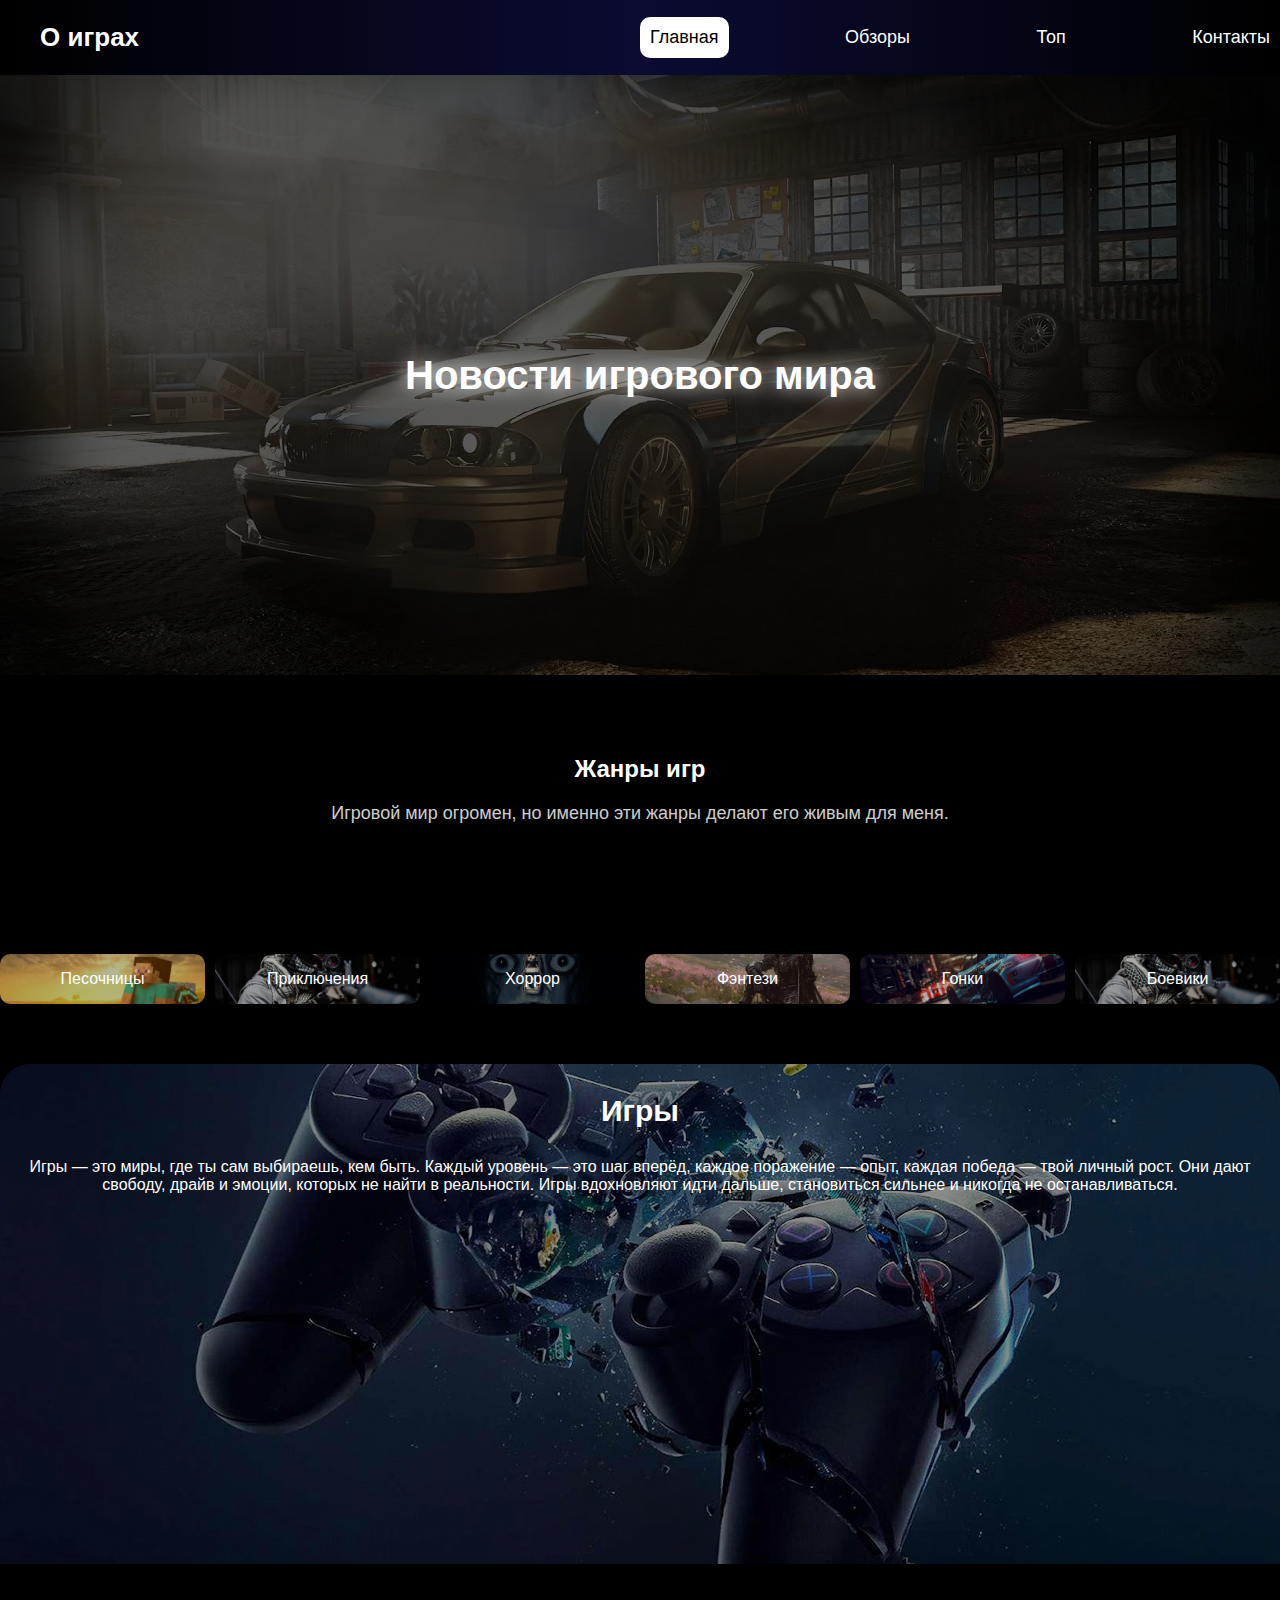
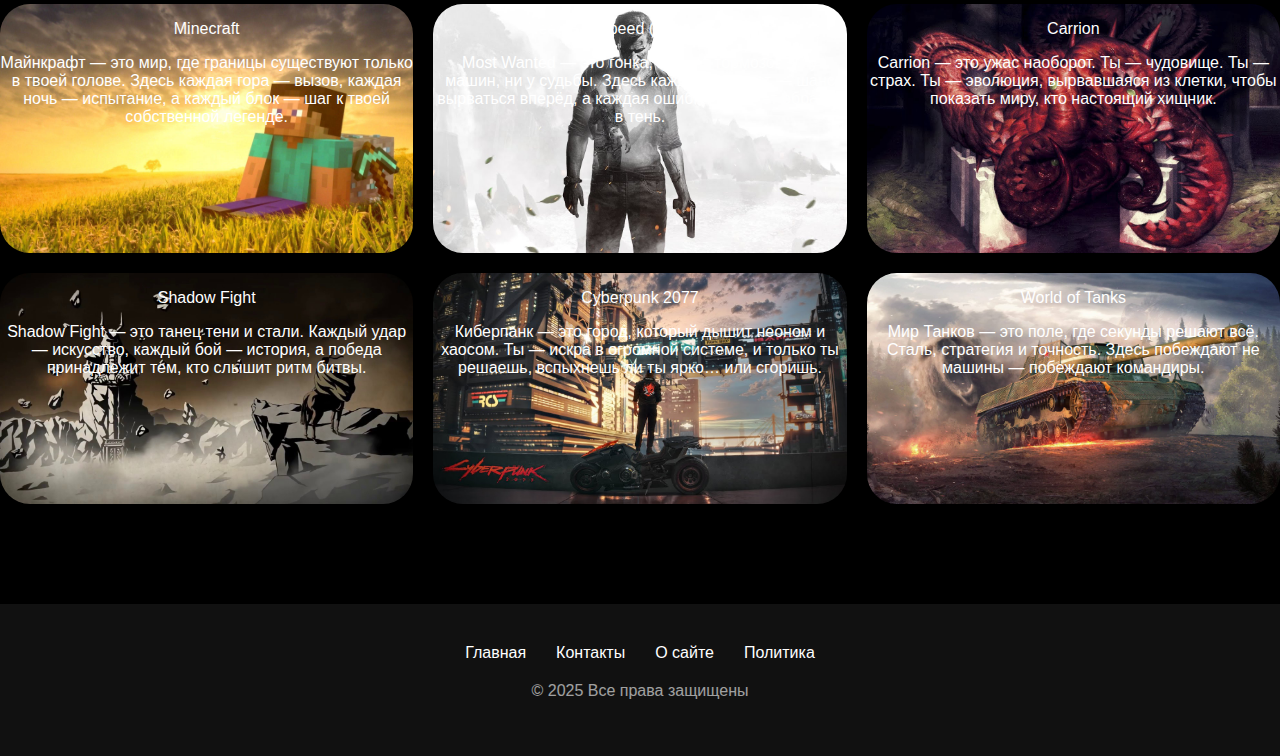
<file: Game Zone сайт2.0/index.html>
<!DOCTYPE html>
<html lang="en">
<head>
    <meta charset="UTF-8">
    <meta name="viewport" content="width=device-width, initial-scale=1.0">
    <link rel="stylesheet" href="style.css">
    <title>Главная 2.0</title>
</head>
<body>
    <header>
        <div class="logo">
            О играх
        </div>
        <nav class="nav">
            <div>
                <button class="b1">
                    <a href="">
                        Главная
                    </a>
                </button>
            </div>
            <div>
                <button class="b2">
                    <a href="Обзоры/index2.html">
                        Обзоры
                    </a>
                </button>
            </div>
            <div>
                <button class="b3">
                    <a href="Топ/index3.html">
                        Топ
                    </a>
                </button>
            </div>
            <div>
                <button class="b4">
                    <a href="Контакты/index4.html">
                        Контакты
                    </a>
                </button>
            </div>
        </nav>
    </header>
    <div class="banner">
        <div class="overlay">
            <h1>Новости игрового мира</h1>
        </div>
    </div>
    <div id="genres" class="genres">
        <h2>Жанры игр</h2>
        <p class="desc">
            Игровой мир огромен, но именно эти жанры делают его живым для меня.
        </p>
    </div>
        <div class="block">
            <div class="bloks">
                <div>
                    <p>
                        Песочницы
                    </p>
                    <p>
                        Максимальная свобода: строй, создавай, исследуй и устанавливай свои правила.
                        Пример: Minecraft — мир, где можно построить что угодно — от маленькой хижины до целого королевства.
                    </p>
                </div>
            </div>
            <div class="bloks1">
                <div>
                    <p>
                        Приключения
                    </p>
                    <p>
                        Путешествия, головоломки и истории, полные эмоций и сюрпризов.
                        Пример: Uncharted 4 — интерактивный фильм с трюками, погонями и невероятными открытиями.
                    </p>
                </div>
            </div>
            <div class="bloks2">
                <div>
                    <p>
                        Хоррор
                    </p>
                    <p>
                        Игры, которые заставляют сердце биться чаще. Темнота, напряжение и страх неизвестности.
                        Пример: Outlast — выживание в мрачной лечебнице с атмосферой ужаса на каждом шагу.
                    </p>
                </div>
            </div>
            <div class="bloks3">
                <div>
                    <p>
                        Фэнтези
                    </p>
                    <p>
                        Миры магии, драконов, древних артефактов и великих легенд.
                        Пример: The Elder Scrolls V: Skyrim — магия, открытый мир и бесконечные приключения.
                    </p>
                </div>
            </div>
            <div class="bloks4">
                <div>
                    <p>
                        Гонки
                    </p>
                    <p>
                        Скорость, стиль и поток адреналина. От улиц до профессиональных трасс.
                        Пример: Need for Speed: Most Wanted — легендарные погони, чёрный список и свобода скорости.
                    </p>
                </div>
            </div>
            <div class="bloks5">
                <div>
                    <p>
                        Боевики
                    </p>
                    <p>
                        Игры, где главное — динамика, сражения и адреналин. Быстро, громко и захватывающе.
                        Пример: Shadow Fight 2 — стильные бои, яркие удары и настоящая атмосфера мастерства.
                    </p>
                </div>
            </div>
        </div>    
    </div>
    <div class="games">
        <div>
            <h3>Игры</h3>
            <p>Игры — это миры, где ты сам выбираешь, кем быть.
                Каждый уровень — это шаг вперёд, каждое поражение — опыт, каждая победа — твой личный рост.
        
                Они дают свободу, драйв и эмоции, которых не найти в реальности.
                Игры вдохновляют идти дальше, становиться сильнее и никогда не останавливаться.
            </p>
        </div>
    </div>
    <main>
        <div class="game1">
            <div>
                <p>
                    Minecraft
                </p>
                <p>
                    Майнкрафт — это мир, где границы существуют только в твоей голове. Здесь каждая гора — вызов, каждая ночь — испытание, а каждый блок — шаг к твоей собственной легенде.
                </p>
            </div>
        </div>
        <div class="game2">
            <div>
                <p>
                    Need For Speed (Most Wanted)
                </p>
                <p>
                    Most Wanted — это гонка, где нет тормозов ни у машин, ни у судьбы. Здесь каждый поворот — шанс вырваться вперёд, а каждая ошибка — билет обратно в тень.            
                </p>
            </div>
        </div>
        <div class="game3">
            <div>
                <p>
                    Carrion
                </p>
                <p>
                    Carrion — это ужас наоборот. Ты — чудовище. Ты — страх. Ты — эволюция, вырвавшаяся из клетки, чтобы показать миру, кто настоящий хищник.            
                </p>
            </div>
        </div>
        <div class="game4">
            <div>
                <p>
                    Shadow Fight
                </p>
                <p>
                    Shadow Fight — это танец тени и стали. Каждый удар — искусство, каждый бой — история, а победа принадлежит тем, кто слышит ритм битвы.            
                </p>
            </div>
        </div>
        <div class="game5">
            <div>
                <p>
                    Cyberpunk 2077
                </p>
                <p>
                    Киберпанк — это город, который дышит неоном и хаосом. Ты — искра в огромной системе, и только ты решаешь, вспыхнешь ли ты ярко… или сгоришь.            
                </p>
            </div>
        </div>
        <div class="game6">
            <div>
                <p>
                    World of Tanks
                </p>
                <p>
                    Мир Танков — это поле, где секунды решают всё. Сталь, стратегия и точность. Здесь побеждают не машины — побеждают командиры.            
                </p>
            </div>
        </div>
    </main>
    <footer>
        <div class="foot-row">
            <a href="#">Главная</a>
            <a href="#">Контакты</a>
            <a href="#">О сайте</a>
            <a href="#">Политика</a>
        </div>
        
        <p class="copy">© 2025 Все права защищены</p>
    </footer>
</body>
</html>
</file>
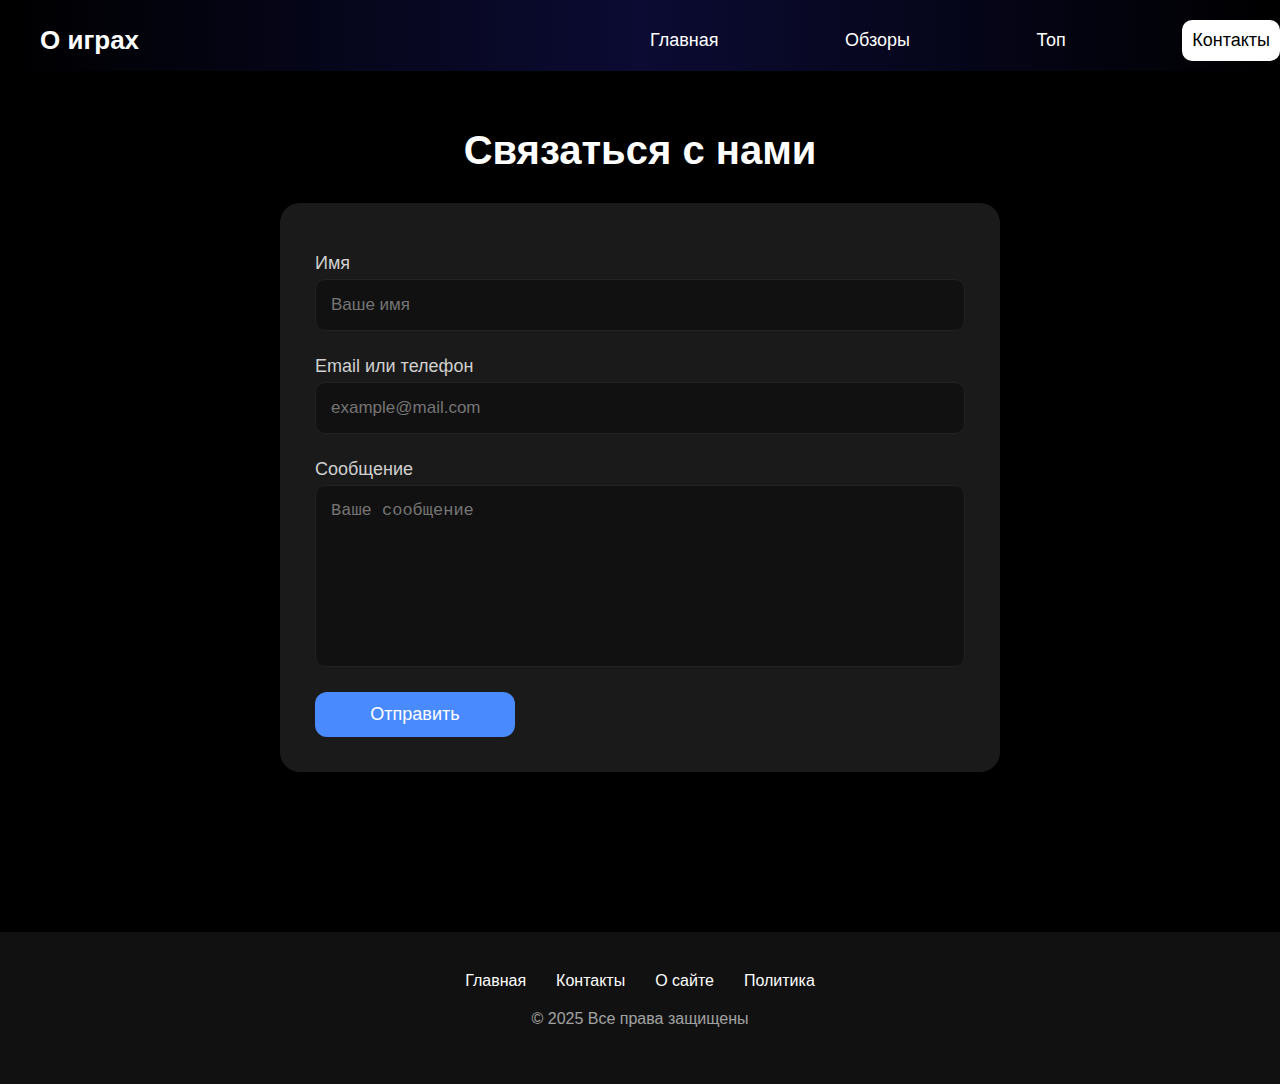
<file: Game Zone сайт2.0/Контакты/index4.html>
<!DOCTYPE html>
<html lang="en">
<head>
    <meta charset="UTF-8">
    <meta name="viewport" content="width=device-width, initial-scale=1.0">
    <link rel="stylesheet" href="style4.css">
    <title>Document</title>
</head>
<body>
    <header>
        <div class="logo">
            О играх
        </div>
        <nav class="nav">
            <div>
                <button class="b1">
                    <a href="/Game Zone сайт2.0/index.html">
                        Главная
                    </a>
                </button>
            </div>
            <div>
                <button class="b2">
                    <a href="/Game Zone сайт2.0/Обзоры/index2.html">
                        Обзоры
                    </a>
                </button>
            </div>
            <div>
                <button class="b3">
                    <a href="/Game Zone сайт2.0/Топ/index3.html">
                        Топ
                    </a>
                </button>
            </div>
            <div>
                <button class="b4">
                    <a href="/Game Zone сайт2.0/Контакты/index4.html">
                        Контакты
                    </a>
                </button>
            </div>
        </nav>
    </header>
    <main class="contact-top">

        <h1 class="contact-title">Связаться с нами</h1>
    
        <div class="contact-box">
            <form class="contact-form">
    
                <label>Имя</label>
                <input type="text" placeholder="Ваше имя">
    
                <label>Email или телефон</label>
                <input type="text" placeholder="example@mail.com">
    
                <label>Сообщение</label>
                <textarea placeholder="Ваше сообщение"></textarea>
    
                <button type="submit" class="send-btn">Отправить</button>
    
            </form>
        </div>
    
    </main>
    <footer>
        <div class="foot-row">
            <a href="#">Главная</a>
            <a href="#">Контакты</a>
            <a href="#">О сайте</a>
            <a href="#">Политика</a>
        </div>
        
        <p class="copy">© 2025 Все права защищены</p>
    </footer>
</body>
</html>
</file>
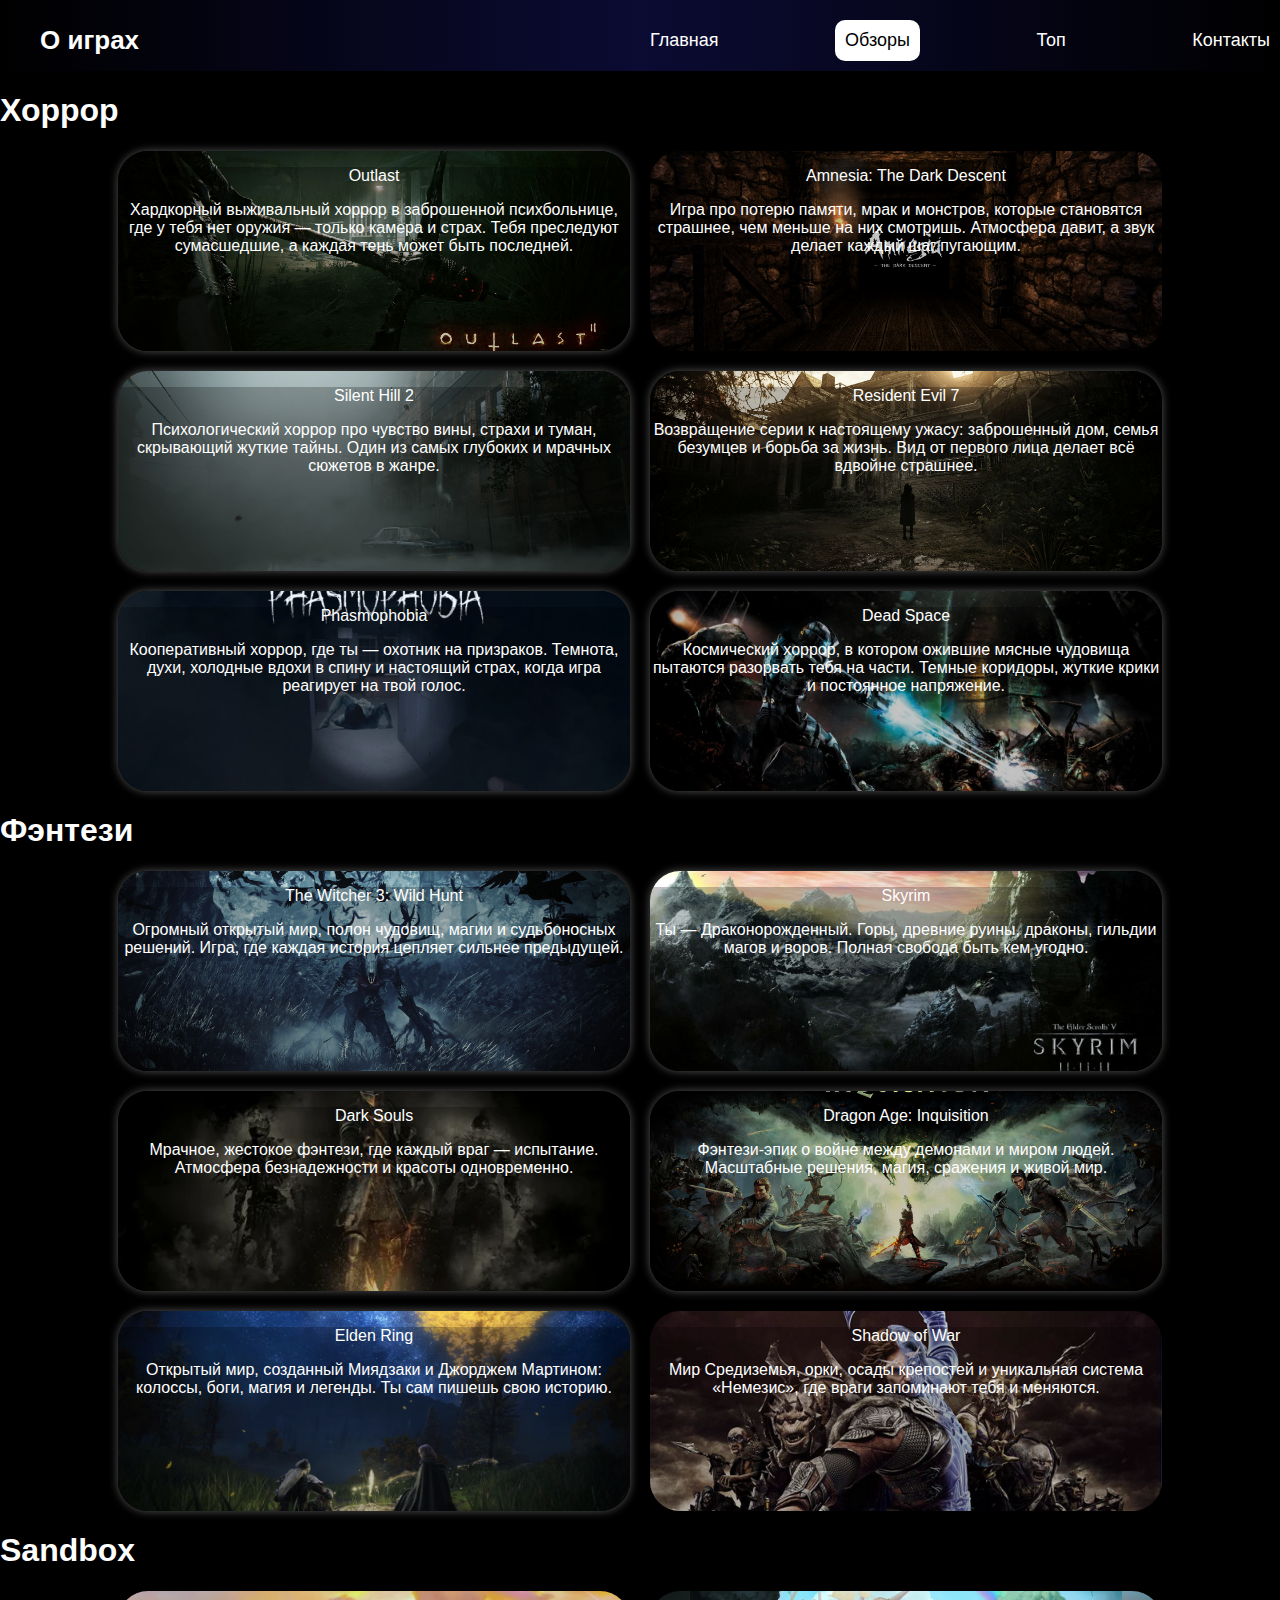
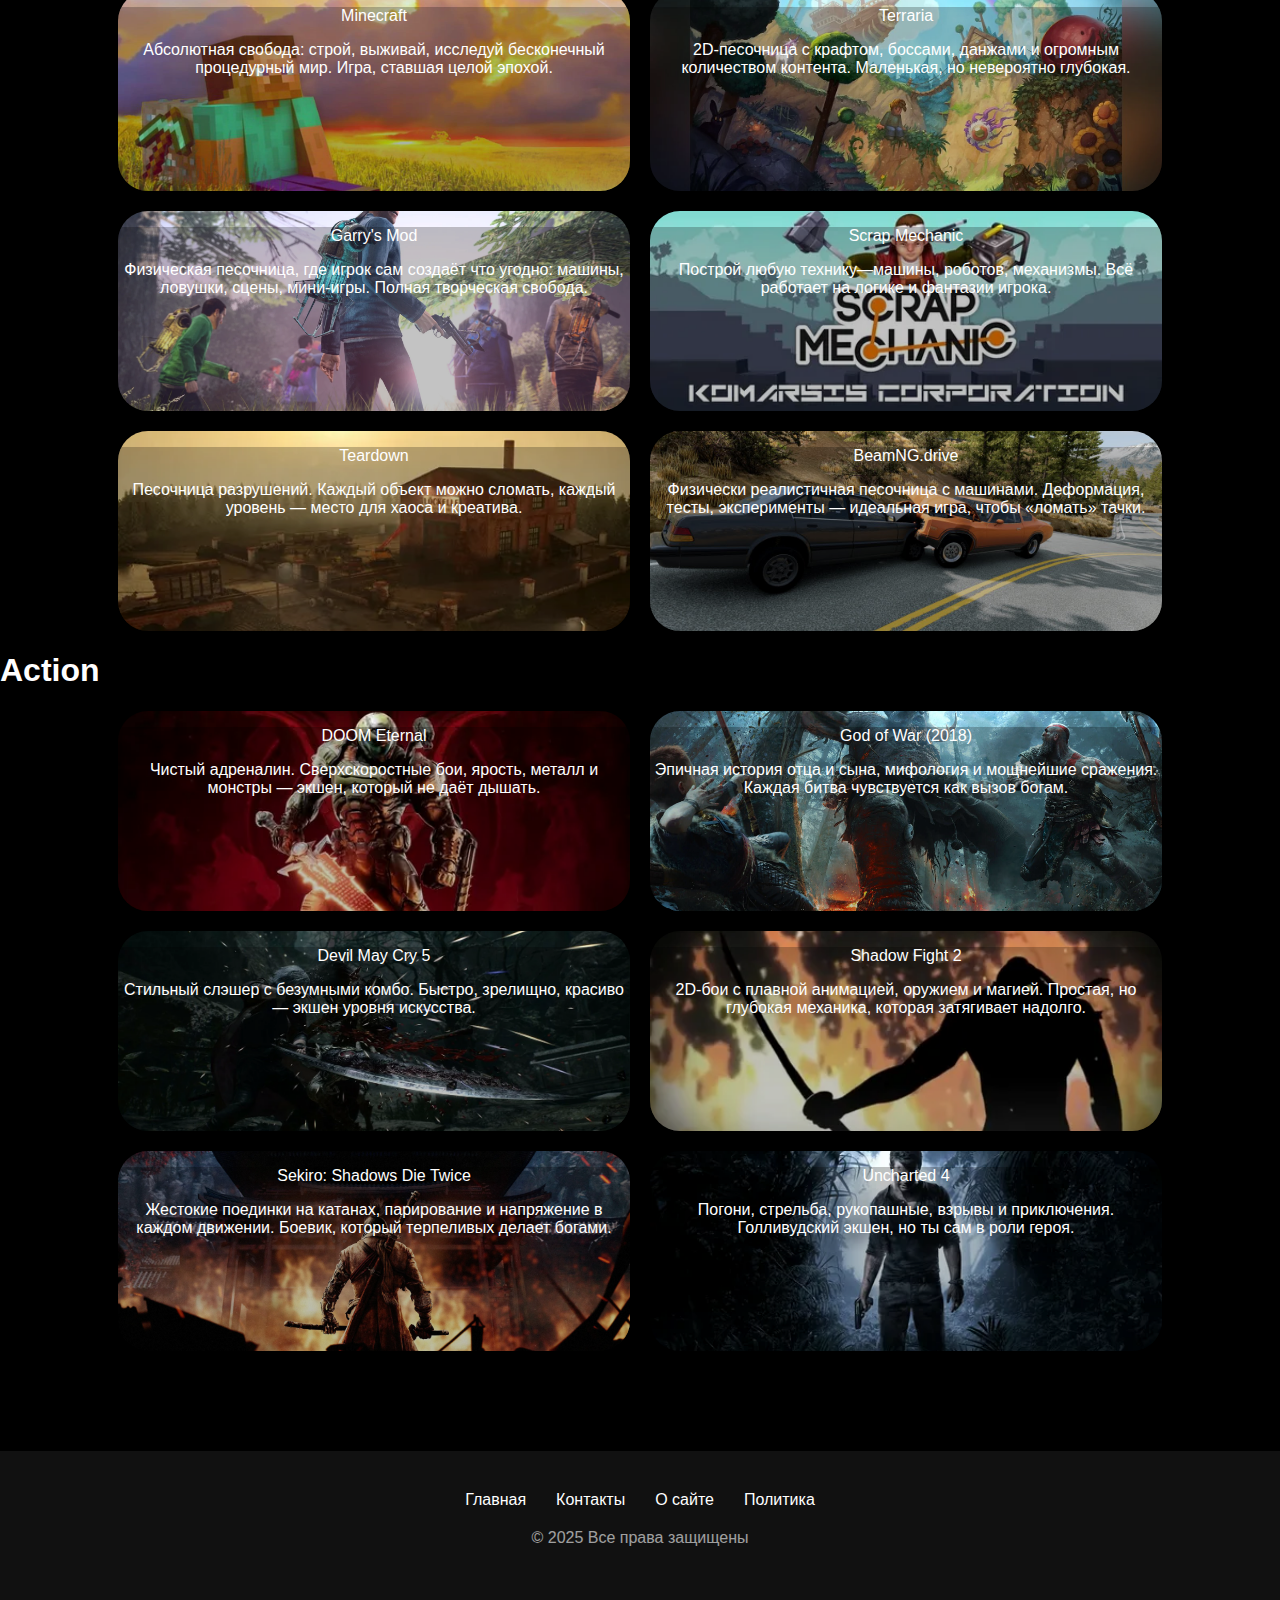
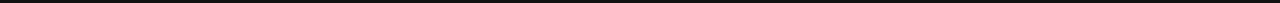
<file: Game Zone сайт2.0/Обзоры/index2.html>
<!DOCTYPE html>
<html lang="en">
<head>
    <meta charset="UTF-8">
    <meta name="viewport" content="width=device-width, initial-scale=1.0">
    <link rel="stylesheet" href="style2.css">
    <title>Обзоры</title>
</head>
<body>
    <header>
        <div class="logo">
            О играх
        </div>
        <nav class="nav">
            <div>
                <button class="b1">
                    <a href="/Game Zone сайт2.0/index.html">
                        Главная
                    </a>
                </button>
            </div>
            <div>
                <button class="b2">
                    <a href="Обзоры/index2.html">
                        Обзоры
                    </a>
                </button>
            </div>
            <div>
                <button class="b3">
                    <a href="/Game Zone сайт2.0/Топ/index3.html">
                        Топ
                    </a>
                </button>
            </div>
            <div>
                <button class="b4">
                    <a href="/Game Zone сайт2.0/Контакты/index4.html">
                        Контакты
                    </a>
                </button>
            </div>
        </nav>
    </header>
    <h1>Хоррор</h1>
    <div class="horror">
        <div class="horror1">
            <div class="div1">
                <p>Outlast</p>
            <p>
                Хардкорный выживальный хоррор в заброшенной психбольнице, где у тебя нет оружия — только камера и страх. Тебя преследуют сумасшедшие, а каждая тень может быть последней.
            </p>
            </div>
        </div>
        <div class="horror2">
            <div class="div1">
                <p>Amnesia: The Dark Descent</p>
            <p>
                Игра про потерю памяти, мрак и монстров, которые становятся страшнее, чем меньше на них смотришь. Атмосфера давит, а звук делает каждый шаг пугающим.
            </p>
            </div>
        </div>
        <div class="horror3">
            <div class="div1">
                <p>
                    Silent Hill 2
                </p>
                <p>
                    Психологический хоррор про чувство вины, страхи и туман, скрывающий жуткие тайны. Один из самых глубоких и мрачных сюжетов в жанре.
                </p>
            </div>
        </div>
        <div class="horror4">
            <div class="div1">
                <p>
                    Resident Evil 7
                </p>
                <p>
                    Возвращение серии к настоящему ужасу: заброшенный дом, семья безумцев и борьба за жизнь. Вид от первого лица делает всё вдвойне страшнее.
                </p>
            </div>
        </div>
        <div class="horror5">
            <div class="div1">
                <p>Phasmophobia</p>
            <p>
                Кооперативный хоррор, где ты — охотник на призраков. Темнота, духи, холодные вдохи в спину и настоящий страх, когда игра реагирует на твой голос.
            </p>
            </div>
        </div>
        <div class="horror6">
            <div class="div1">
                <p>
                    Dead Space
                </p>
                <p>
                    Космический хоррор, в котором ожившие мясные чудовища пытаются разорвать тебя на части. Темные коридоры, жуткие крики и постоянное напряжение.
                </p>
            </div>
        </div>
    </div>
    <h1>Фэнтези</h1>
    <div class="horror">
        <div class="fantasy1">
            <div class="div1">
                <p>The Witcher 3: Wild Hunt</p>
            <p>
                Огромный открытый мир, полон чудовищ, магии и судьбоносных решений. Игра, где каждая история цепляет сильнее предыдущей.
            </p>
            </div>
        </div>
        <div class="fantasy2">
            <div class="div1">
                <p>Skyrim</p>
            <p>
                Ты — Драконорожденный. Горы, древние руины, драконы, гильдии магов и воров. Полная свобода быть кем угодно.
            </p>
            </div>
        </div>
        <div class="fantasy3">
            <div class="div1">
                <p>
                    Dark Souls
                </p>
                <p>
                    Мрачное, жестокое фэнтези, где каждый враг — испытание. Атмосфера безнадежности и красоты одновременно.
                </p>
            </div>
        </div>
        <div class="fantasy4">
            <div class="div1">
                <p>
                    Dragon Age: Inquisition
                </p>
                <p>
                    Фэнтези-эпик о войне между демонами и миром людей. Масштабные решения, магия, сражения и живой мир.
                </p>
            </div>
        </div>
        <div class="fantasy5">
            <div class="div1">
                <p>Elden Ring</p>
            <p>
                Открытый мир, созданный Миядзаки и Джорджем Мартином: колоссы, боги, магия и легенды. Ты сам пишешь свою историю.
            </p>
            </div>
        </div>
        <div class="fantasy6">
            <div class="div1">
                <p>
                    Shadow of War
                </p>
                <p>
                    Мир Средиземья, орки, осады крепостей и уникальная система «Немезис», где враги запоминают тебя и меняются.
                </p>
            </div>
        </div>
    </div>
    <h1>Sandbox</h1>
    <div class="horror">
        <div class="sandbox1">
            <div class="div1">
                <p>Minecraft</p>
            <p>
                Абсолютная свобода: строй, выживай, исследуй бесконечный процедурный мир. Игра, ставшая целой эпохой.
            </p>
            </div>
        </div>
        <div class="sandbox2">
           <div class="div1">
                <p>Terraria</p>
                <p>
                    2D-песочница с крафтом, боссами, данжами и огромным количеством контента. Маленькая, но невероятно глубокая.
                </p>
           </div>
        </div>
        <div class="sandbox3">
            <div class="div1">
                <p>
                    Garry's Mod
                </p>
                <p>
                    Физическая песочница, где игрок сам создаёт что угодно: машины, ловушки, сцены, мини-игры. Полная творческая свобода.
                </p>
            </div>
        </div>
        <div class="sandbox4">
            <div class="div1">
                <p>
                    Scrap Mechanic
                </p>
                <p>
                    Построй любую технику—машины, роботов, механизмы. Всё работает на логике и фантазии игрока.
                </p>
            </div>
        </div>
        <div class="sandbox5">
            <div class="div1">
                <p>Teardown</p>
            <p>
                Песочница разрушений. Каждый объект можно сломать, каждый уровень — место для хаоса и креатива.
            </p>
            </div>
        </div>
        <div class="sandbox6">
            <div class="div1">
                <p>
                    BeamNG.drive
                </p>
                <p>
                    Физически реалистичная песочница с машинами. Деформация, тесты, эксперименты — идеальная игра, чтобы «ломать» тачки.
                </p>
            </div>
        </div>
    </div>
    <h1>Action</h1>
    <div class="horror">
        <div class="action1">
            <div class="div1">
                <p>DOOM Eternal</p>
            <p>
                Чистый адреналин. Сверхскоростные бои, ярость, металл и монстры — экшен, который не даёт дышать.
            </p>
            </div>
        </div>
        <div class="action2">
           <div class="div1">
            <p>God of War (2018)</p>
            <p>
                Эпичная история отца и сына, мифология и мощнейшие сражения. Каждая битва чувствуется как вызов богам.
            </p>
           </div>
        </div>
        <div class="action3">
            <div class="div1">
                <p>
                    Devil May Cry 5
                </p>
                <p>
                    Стильный слэшер с безумными комбо. Быстро, зрелищно, красиво — экшен уровня искусства.
                </p>
            </div>
        </div>
        <div class="action4">
            <div class="div1">
                <p>
                    Shadow Fight 2
                </p>
                <p>
                    2D-бои с плавной анимацией, оружием и магией. Простая, но глубокая механика, которая затягивает надолго.
                </p>
            </div>
        </div>
        <div class="action5">
            <div class="div1">
                <p>Sekiro: Shadows Die Twice</p>
            <p>
                Жестокие поединки на катанах, парирование и напряжение в каждом движении. Боевик, который терпеливых делает богами.
            </p>
            </div>
        </div>
        <div class="action6">
            <div class="div1">
                <p>
                    Uncharted 4
                </p>
                <p>
                    Погони, стрельба, рукопашные, взрывы и приключения. Голливудский экшен, но ты сам в роли героя.
                </p>
            </div>
        </div>
    </div>
    <footer>
        <div class="foot-row">
            <a href="#">Главная</a>
            <a href="#">Контакты</a>
            <a href="#">О сайте</a>
            <a href="#">Политика</a>
        </div>
        
        <p class="copy">© 2025 Все права защищены</p>
    </footer>
</body>
</html>
</file>
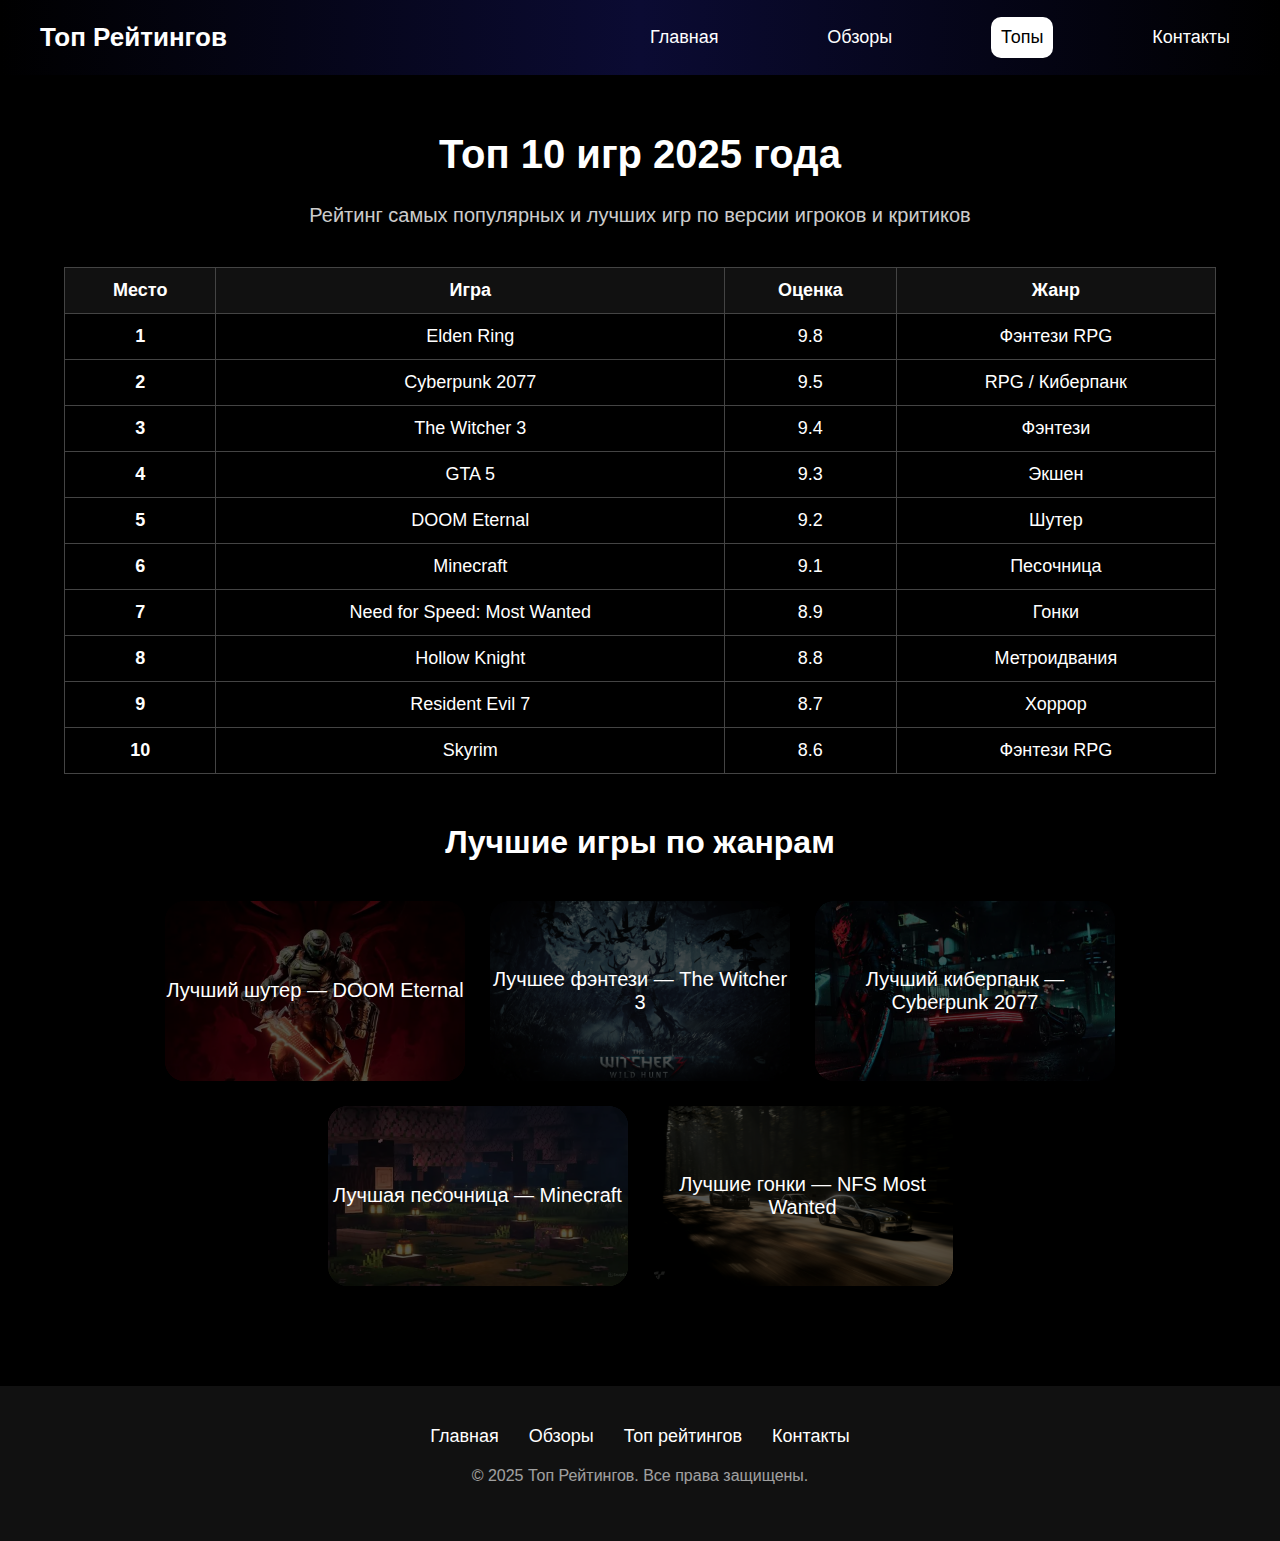
<file: Game Zone сайт2.0/Топ/index3.html>
<!DOCTYPE html>
<html lang="ru">
<head>
    <meta charset="UTF-8">
    <meta name="viewport" content="width=device-width, initial-scale=1.0">
    <title>Топ рейтингов</title>
    <link rel="stylesheet" href="style3.css">
</head>
<body>
    <header>
        <div class="logo">Топ Рейтингов</div>
        <nav class="nav">
            <button class="b1"><a href="/Game Zone сайт2.0/index.html">Главная</a></button>
            <button class="b2"><a href="/Game Zone сайт2.0/Обзоры/index2.html">Обзоры</a></button>
            <button class="b3"><a href="/Game Zone сайт2.0/Топ/index3.html">Топы</a></button>
            <button class="b4"><a href="/Game Zone сайт2.0/Контакты/index4.html">Контакты</a></button>
        </nav>
    </header>

    <section class="top-container">
        <h1 class="title">Топ 10 игр 2025 года</h1>
        <p class="sub">Рейтинг самых популярных и лучших игр по версии игроков и критиков</p>

        <table class="rating-table">
            <thead>
                <tr>
                    <th>Место</th>
                    <th>Игра</th>
                    <th>Оценка</th>
                    <th>Жанр</th>
                </tr>
            </thead>
            <tbody>
                <tr><td>1</td><td>Elden Ring</td><td>9.8</td><td>Фэнтези RPG</td></tr>
                <tr><td>2</td><td>Cyberpunk 2077</td><td>9.5</td><td>RPG / Киберпанк</td></tr>
                <tr><td>3</td><td>The Witcher 3</td><td>9.4</td><td>Фэнтези</td></tr>
                <tr><td>4</td><td>GTA 5</td><td>9.3</td><td>Экшен</td></tr>
                <tr><td>5</td><td>DOOM Eternal</td><td>9.2</td><td>Шутер</td></tr>
                <tr><td>6</td><td>Minecraft</td><td>9.1</td><td>Песочница</td></tr>
                <tr><td>7</td><td>Need for Speed: Most Wanted</td><td>8.9</td><td>Гонки</td></tr>
                <tr><td>8</td><td>Hollow Knight</td><td>8.8</td><td>Метроидвания</td></tr>
                <tr><td>9</td><td>Resident Evil 7</td><td>8.7</td><td>Хоррор</td></tr>
                <tr><td>10</td><td>Skyrim</td><td>8.6</td><td>Фэнтези RPG</td></tr>
            </tbody>
        </table>

        <h2 class="sub2">Лучшие игры по жанрам</h2>
        <div class="cards">
            <div class="card" style="background-image: url('foto/DOOMEternal.jpg')">
                <div class="card-overlay">Лучший шутер — DOOM Eternal</div>
            </div>
            <div class="card" style="background-image: url('foto/TheWitcher3WildHunt.jpg')">
                <div class="card-overlay">Лучшее фэнтези — The Witcher 3</div>
            </div>
            <div class="card" style="background-image: url('foto/cyberpunk.jpg')">
                <div class="card-overlay">Лучший киберпанк — Cyberpunk 2077</div>
            </div>
            <div class="card" style="background-image: url('foto/miecraft.jpg')">
                <div class="card-overlay">Лучшая песочница — Minecraft</div>
            </div>
            <div class="card" style="background-image: url('foto/NFSMostWanted.jpg')">
                <div class="card-overlay">Лучшие гонки — NFS Most Wanted</div>
            </div>
        </div>
    </section>

    <footer>
        <div class="foot-row">
            <a href="#">Главная</a>
            <a href="#">Обзоры</a>
            <a href="#">Топ рейтингов</a>
            <a href="#">Контакты</a>
        </div>
        <p class="copy">© 2025 Топ Рейтингов. Все права защищены.</p>
    </footer>

</body>
</html>
</file>
<file: Game Zone сайт2.0/style.css>
html {
    scroll-behavior: smooth;
    font-family: Arial, Helvetica, sans-serif;
}
body {
    margin: 0;
    background-color: black;
    color: white;
}
header {
    width: 100%;
    height: 75px;
    background: linear-gradient(90deg, #000, #0b0b33, #000);
    display: flex;
    justify-content: space-between;
    align-items: center;

    .logo {
        color: white;
        margin-left: 40px;
        font-size: 26px;
        font-weight: bold;
        transition: 1.5s;
    }
    .logo:hover {
        color: black;
        margin-left: 40px;
        font-size: 26px;
        font-weight: bold;
        text-shadow: 0 0 20px rgb(255, 255, 255);
    }

    .nav {

        width: 50%;
        display: flex;
        justify-content: space-between;
        flex-wrap: wrap;
    }
    .b1 {
        width: auto;
        border: none;
        padding: 10px;
        border-radius: 10px;
        transition: 1.5s;
        color: white;
        background: white;
        
        a {
            color: black;
            text-decoration: none;
            font-size: 18px;
            transition: 1.5s;
        }
        a:hover {
            color: black;
        }
    }
    .b1:hover {
        width: auto;
        border: none;
        padding: 10px;
        border-radius: 10px;
        background: white;
    }
    .b2 {
        width: auto;
        border: none;
        padding: 10px;
        border-radius: 10px;
        transition: 1.5s;
        color: white;
        background-color: rgba(0, 0, 0, 0);
    }
    .b2:hover {
        width: auto;
        border: none;
        padding: 10px;
        border-radius: 10px;
        background: white;
        color: red;
    }
    .b3 {
        width: auto;
        border: none;
        padding: 10px;
        border-radius: 10px;
        transition: 1.5s;
        color: white;
        background-color: rgba(0, 0, 0, 0);
    }
    .b3:hover {
        width: auto;
        border: none;
        padding: 10px;
        border-radius: 10px;
        background: white;
        color: red;
    }
    .b4 {
        width: auto;
        border: none;
        padding: 10px;
        border-radius: 10px;
        transition: 1.5s;
        color: white;
        background-color: rgba(0, 0, 0, 0);
    }
    .b4:hover {
        width: auto;
        border: none;
        padding: 10px;
        border-radius: 10px;
        background: white;
        color: red;
    }

    a {
        color: white;
        text-decoration: none;
        font-size: 18px;
        transition: 1.5s;
    }
    a:hover {
        color: black;
    }
}
.banner {
    width: 100%;
    height: 600px;
    background-image:url(foto/needforspeed.jpg);
    background-position: center;
    position: relative;
    background-size: cover;
    background-repeat: no-repeat;
}
.overlay {
    width: 100%;
    height: 100%;
    z-index: -1;
    background-color: rgba(0, 0, 0, 0.649);
    display: flex;
    justify-content: center;
    align-items: center;

    h1 {
        text-shadow: 0 0 20px white;
        font-size: 40px;
    }
}

.genres {
    padding: 60px 20px;
    text-align: center;
}

.desc {
    width: 90%;
    margin: 10px auto 40px;
    font-size: 18px;
    opacity: 0.8;
}
.block {
    width: 100%;
    height: auto;
    margin-top: 30px;
    display: flex;
    justify-content: space-between;
    gap: 10px;
    overflow: auto;
    overflow-y: hidden;
}
.bloks {
    width: 300px;
    height: 50px;
    border-radius: 10px;
    text-align: center;
    display: flex;
    justify-content: center;
    align-items: center;
    transition: 2s;
    background-image: url(foto/4k-minecraft-man-in-grassfield-gxn8cak11hmj6ras.jpg);
    background-position: center;
    background-size: cover;
    position: relative;
    background-repeat: no-repeat;

    div {
        width: 100%;
        height: 100%;
        background-color: rgba(0, 0, 0, 0.293);
        overflow: hidden;
    }
}
.bloks:hover {
    width: 400px;
    height: 200px;
    border-radius: 10px;
    text-align: center;
    display: flex;
    justify-content: center;
    align-items: center;
    transition: 2s;
    background-image: url(foto/4k-minecraft-man-in-grassfield-gxn8cak11hmj6ras.jpg);
    background-position: center;
    background-size: cover;
    position: relative;
    background-repeat: no-repeat;

    div {
        width: 100%;
        height: 100%;
        overflow: hidden;
        color: gainsboro;
    }
}
.bloks1 {
    width: 300px;
    height: 50px;
    border-radius: 10px;
    text-align: center;
    display: flex;
    justify-content: center;
    align-items: center;
    transition: 2s;
    background-image: url(foto/call-of-duty-ghost-sniper-scope-8iw26035qrzn220b.jpg);
    background-position: center;
    background-size: cover;
    position: relative;
    background-repeat: no-repeat;

    div {
        width: 100%;
        height: 100%;
        background-color: rgba(0, 0, 0, 0.293);
        overflow: hidden;
    }
}
.bloks1:hover {
    width: 400px;
    height: 200px;
    border-radius: 10px;
    text-align: center;
    display: flex;
    justify-content: center;
    align-items: center;
    transition: 2s;
    background-image: url(foto/call-of-duty-ghost-sniper-scope-8iw26035qrzn220b.jpg);
    background-position: center;
    background-size: cover;
    position: relative;
    background-repeat: no-repeat;

    div {
        width: 100%;
        height: 100%;
        overflow: hidden;
        color: gainsboro;
    }
}
.bloks2 {
    width: 300px;
    height: 50px;
    border-radius: 10px;
    text-align: center;
    display: flex;
    justify-content: center;
    align-items: center;
    transition: 2s;
    background-image: url(foto/066a68c17c20b80b9b8c157ac444d76f.jpg);
    background-position: center;
    background-size: cover;
    position: relative;
    background-repeat: no-repeat;

    div {
        width: 100%;
        height: 100%;
        background-color: rgba(0, 0, 0, 0.293);
        overflow: hidden;
    }
}
.bloks2:hover {
    width: 400px;
    height: 200px;
    border-radius: 10px;
    text-align: center;
    display: flex;
    justify-content: center;
    align-items: center;
    transition: 2s;
    background-image: url(foto/066a68c17c20b80b9b8c157ac444d76f.jpg);
    background-position: center;
    background-size: cover;
    position: relative;
    background-repeat: no-repeat;

    div {
        width: 100%;
        height: 100%;
        overflow: hidden;
        color: gainsboro;
    }
}
.bloks3 {
    width: 300px;
    height: 50px;
    border-radius: 10px;
    text-align: center;
    display: flex;
    justify-content: center;
    align-items: center;
    transition: 2s;
    background-image: url(foto/5a9f72c40188b11beb5c373e96a6abd2.jpg);
    background-position: center;
    background-size: cover;
    position: relative;
    background-repeat: no-repeat;

    div {
        width: 100%;
        height: 100%;
        background-color: rgba(0, 0, 0, 0.293);
        overflow: hidden;
    }
}
.bloks3:hover {
    width: 400px;
    height: 200px;
    border-radius: 10px;
    text-align: center;
    display: flex;
    justify-content: center;
    align-items: center;
    transition: 2s;
    background-image: url(foto/5a9f72c40188b11beb5c373e96a6abd2.jpg);
    background-position: center;
    background-size: cover;
    position: relative;
    background-repeat: no-repeat;

    div {
        width: 100%;
        height: 100%;
        overflow: hidden;
        color: gainsboro;
    }
}
.bloks4 {
    width: 300px;
    height: 50px;
    border-radius: 10px;
    text-align: center;
    display: flex;
    justify-content: center;
    align-items: center;
    transition: 2s;
    background-image: url(foto/grid-2-night-race-svow9u0q46cvmi67.jpg);
    background-position: center;
    background-size: cover;
    position: relative;
    background-repeat: no-repeat;

    div {
        width: 100%;
        height: 100%;
        background-color: rgba(0, 0, 0, 0.293);
        overflow: hidden;
    }
}
.bloks4:hover {
    width: 400px;
    height: 200px;
    border-radius: 10px;
    text-align: center;
    display: flex;
    justify-content: center;
    align-items: center;
    transition: 2s;
    background-image: url(foto/grid-2-night-race-svow9u0q46cvmi67.jpg);
    background-position: center;
    background-size: cover;
    position: relative;
    background-repeat: no-repeat;

    div {
        width: 100%;
        height: 100%;
        overflow: hidden;
        color: gainsboro;
    }
}
.bloks5 {
    width: 300px;
    height: 50px;
    border-radius: 10px;
    text-align: center;
    display: flex;
    justify-content: center;
    align-items: center;
    transition: 2s;
    background-image: url(foto/call-of-duty-ghost-sniper-scope-8iw26035qrzn220b.jpg);
    background-position: center;
    background-size: cover;
    position: relative;
    background-repeat: no-repeat;

    div {
        width: 100%;
        height: 100%;
        background-color: rgba(0, 0, 0, 0.293);
        overflow: hidden;
    }
}
.bloks5:hover {
    width: 400px;
    height: 200px;
    border-radius: 10px;
    text-align: center;
    display: flex;
    justify-content: center;
    align-items: center;
    transition: 2s;
    background-image: url(foto/call-of-duty-ghost-sniper-scope-8iw26035qrzn220b.jpg);
    background-position: center;
    background-size: cover;
    position: relative;
    background-repeat: no-repeat;

    div {
        width: 100%;
        height: 100%;
        overflow: hidden;
        color: gainsboro;
    }
}
.games {
    width: 100%;
    height: 500px;
    display: flex;
    justify-self: center;
    align-items: center;
    margin-top: 60px;
    background-image: url(foto/Playstation-4-Wallpapers-2.jpg);
    background-position: center;
    background-size: cover;
    background-repeat: no-repeat;
    position: relative;
    border-radius: 30px 30px 0 0;

    div {
        text-align: center;
        width: 100%;
        height: 100%;
        background-color: rgba(0, 0, 0, 0.434);
    }
}
.games h3 {
    text-align: center;
    width: 100%;
    font-size: 30px;
}
main {
    width: 100%;
    height: 500px;
    margin-top: 40px;
    display: grid;
    grid-template-columns: 1fr 1fr 1fr;
    gap: 20px;
}
.game1 {
    display: flex;
    justify-content: center;
    align-items: center;
    background-image: url(foto/4k-minecraft-man-in-grassfield-gxn8cak11hmj6ras.jpg);
    background-position: center;
    background-repeat: no-repeat;
    position: relative;
    background-size: cover;
    border-radius: 30px;
    transition: 1s;

    div {
        text-align: center;
        width: 100%;
        height: 100%;
        background-color: rgba(0, 0, 0, 0);
        border-radius: 30px;

    }
}
.game1:hover{
    display: flex;
    justify-content: center;
    align-items: center;
    background-image: url(foto/4k-minecraft-man-in-grassfield-gxn8cak11hmj6ras.jpg);
    background-position: center;
    background-repeat: no-repeat;
    background-size: cover;
    position: relative;
    border-radius: 30px;
    box-shadow: 0 0 20px gray;

    div {
        text-align: center;
        width: 100%;
        height: 100%;
        background-color: rgba(0, 0, 0, 0.529);
        border-radius: 30px;
    }
}
.game2 {
    display: flex;
    justify-content: center;
    align-items: center;
    background-image: url(foto/maxresdefault.jpg);
    background-position: center;
    background-repeat: no-repeat;
    position: relative;
    background-size: cover;
    border-radius: 30px;
    transition: 1s;

    div {
        text-align: center;
        width: 100%;
        height: 100%;
        background-color: rgba(0, 0, 0, 0);
        border-radius: 30px;

    }
}
.game2:hover{
    display: flex;
    justify-content: center;
    align-items: center;
    background-image: url(foto/maxresdefault.jpg);
    background-position: center;
    background-repeat: no-repeat;
    background-size: cover;
    position: relative;
    border-radius: 30px;
    box-shadow: 0 0 20px gray;

    div {
        text-align: center;
        width: 100%;
        height: 100%;
        background-color: rgba(0, 0, 0, 0.529);
        border-radius: 30px;
    }
}
.game3 {
    display: flex;
    justify-content: center;
    align-items: center;
    background-image: url(foto/carrion.jpg);
    background-position: center;
    background-repeat: no-repeat;
    position: relative;
    background-size: cover;
    border-radius: 30px;
    transition: 1s;

    div {
        text-align: center;
        width: 100%;
        height: 100%;
        background-color: rgba(0, 0, 0, 0);
        border-radius: 30px;

    }
}
.game3:hover{
    display: flex;
    justify-content: center;
    align-items: center;
    background-image: url(foto/carrion.jpg);
    background-position: center;
    background-repeat: no-repeat;
    background-size: cover;
    position: relative;
    border-radius: 30px;
    box-shadow: 0 0 20px gray;

    div {
        text-align: center;
        width: 100%;
        height: 100%;
        background-color: rgba(0, 0, 0, 0.529);
        border-radius: 30px;
    }
}
.game4 {
    display: flex;
    justify-content: center;
    align-items: center;
    background-image: url(foto/shadowfight.jpg);
    background-position: center;
    background-repeat: no-repeat;
    position: relative;
    background-size: cover;
    border-radius: 30px;
    transition: 1s;

    div {
        text-align: center;
        width: 100%;
        height: 100%;
        background-color: rgba(0, 0, 0, 0);
        border-radius: 30px;

    }
}
.game4:hover{
    display: flex;
    justify-content: center;
    align-items: center;
    background-image: url(foto/shadowfight.jpg);
    background-position: center;
    background-repeat: no-repeat;
    background-size: cover;
    position: relative;
    border-radius: 30px;
    box-shadow: 0 0 20px gray;

    div {
        text-align: center;
        width: 100%;
        height: 100%;
        background-color: rgba(0, 0, 0, 0.529);
        border-radius: 30px;
    }
}
.game5 {
    display: flex;
    justify-content: center;
    align-items: center;
    background-image: url(foto/ciberpunk.jpg);
    background-position: center;
    background-repeat: no-repeat;
    position: relative;
    background-size: cover;
    border-radius: 30px;
    transition: 1s;

    div {
        text-align: center;
        width: 100%;
        height: 100%;
        background-color: rgba(0, 0, 0, 0);
        border-radius: 30px;

    }
}
.game5:hover{
    display: flex;
    justify-content: center;
    align-items: center;
    background-image: url(foto/ciberpunk.jpg);
    background-position: center;
    background-repeat: no-repeat;
    background-size: cover;
    position: relative;
    border-radius: 30px;
    box-shadow: 0 0 20px gray;

    div {
        text-align: center;
        width: 100%;
        height: 100%;
        background-color: rgba(0, 0, 0, 0.529);
        border-radius: 30px;
    }
}
.game6 {
    display: flex;
    justify-content: center;
    align-items: center;
    background-image: url(foto/b6f9511b54f72c04b13348f684acbac9.jpg);
    background-position: center;
    background-repeat: no-repeat;
    position: relative;
    background-size: cover;
    border-radius: 30px;
    transition: 1s;

    div {
        text-align: center;
        width: 100%;
        height: 100%;
        background-color: rgba(0, 0, 0, 0);
        border-radius: 30px;

    }
}
.game6:hover{
    display: flex;
    justify-content: center;
    align-items: center;
    background-image: url(foto/b6f9511b54f72c04b13348f684acbac9.jpg);
    background-position: center;
    background-repeat: no-repeat;
    background-size: cover;
    position: relative;
    border-radius: 30px;
    box-shadow: 0 0 20px gray;

    div {
        text-align: center;
        width: 100%;
        height: 100%;
        background-color: rgba(0, 0, 0, 0.529);
        border-radius: 30px;
    }
}
footer {
    margin-top: 100px;
    padding: 40px 0;
    background: #111;
    text-align: center;
}

.foot-row {
    display: flex;
    justify-content: center;
    gap: 30px;
    margin-bottom: 20px;
}

footer a {
    color: white;
    text-decoration: none;
}

.copy {
    opacity: 0.6;
}
/* ========================= */
/*      А Д А П Т И В Н О С Т       */
/* ========================= */

/* --- Телефоны до 480px --- */
@media (max-width: 480px) {

    header {
        height: auto;
        flex-direction: column;
        gap: 10px;
        padding: 10px 0;
    }

    header .nav {
        width: 100%;
        display: flex;
        justify-content: center;
        gap: 10px;
        flex-wrap: wrap;
    }

    header a {
        font-size: 16px;
    }

    .banner {
        height: 350px;
    }

    .overlay h1 {
        font-size: 26px;
        text-align: center;
        padding: 0 10px;
    }

    .desc {
        font-size: 16px;
        width: 95%;
    }

    .block {
        gap: 10px;
        overflow-x: auto;
    }

    /* блоки с ховером */
    .bloks,
    .bloks1,
    .bloks2,
    .bloks3,
    .bloks4,
    .bloks5 {
        width: 220px;
        height: 45px;
    }

    /* ховер уменьшаем ради мобильного пространства */
    .bloks:hover,
    .bloks1:hover,
    .bloks2:hover,
    .bloks3:hover,
    .bloks4:hover,
    .bloks5:hover {
        width: 260px;
        height: 150px;
    }

    /* Сетка игр → 1 колонка */
    main {
        grid-template-columns: 1fr;
        height: auto;
    }

    .games {
        height: 300px;
    }

    .games h3 {
        font-size: 22px;
    }

    footer {
        margin-top: 60px;
        padding: 30px 0;
    }

    .foot-row {
        flex-direction: column;
        gap: 10px;
    }
}

/* --- Планшеты до 768px --- */
@media (max-width: 768px) {

    header .nav {
        width: 80%;
        gap: 15px;
        flex-wrap: wrap;
    }

    .banner {
        height: 450px;
    }

    .overlay h1 {
        font-size: 32px;
    }

    /* Сетка игр → 2 колонки */
    main {
        grid-template-columns: 1fr 1fr;
        height: auto;
    }

    .games {
        height: 400px;
    }

    /* чуть меньше карточки по ширине*/
    .bloks,
    .bloks1,
    .bloks2,
    .bloks3,
    .bloks4,
    .bloks5 {
        width: 260px;
        height: 50px;
    }

    .bloks:hover,
    .bloks1:hover,
    .bloks2:hover,
    .bloks3:hover,
    .bloks4:hover,
    .bloks5:hover {
        width: 330px;
        height: 170px;
    }
}
</file>
<file: Game Zone сайт2.0/Контакты/style4.css>
html {
    scroll-behavior: smooth;
    font-family: Arial, Helvetica, sans-serif;
}
body {
    margin: 0;
    background-color: black;
    color: white;
}
header {
    width: 100%;
    height: auto;
    background: linear-gradient(90deg, #000, #0b0b33, #000);
    display: flex;
    justify-content: space-between;
    align-items: center;

    .logo {
        color: white;
        margin-top: 20px;
        margin-bottom: 10px;
        margin-left: 40px;
        font-size: 26px;
        font-weight: bold;
        transition: 1.5s;
    }
    .logo:hover {
        color: black;
        margin-left: 40px;
        font-size: 26px;
        font-weight: bold;
        text-shadow: 0 0 20px rgb(255, 255, 255);
    }

    .nav {
        margin-top: 20px;
        margin-bottom: 10px;
        width: 50%;
        display: flex;
        justify-content: space-between;
        flex-wrap: wrap;
    }
    .b1 {
        width: auto;
        border: none;
        padding: 10px;
        border-radius: 10px;
        transition: 1.5s;
        color: white;
        background: rgba(0, 0, 0, 0);
        
        a {
            color: white;
            text-decoration: none;
            font-size: 18px;
            transition: 1.5s;
        }
        a:hover {
            color: black;
        }
    }
    .b1:hover {
        width: auto;
        border: none;
        padding: 10px;
        border-radius: 10px;
        background: white;
    }
    .b2 {
        width: auto;
        border: none;
        padding: 10px;
        border-radius: 10px;
        transition: 1.5s;
        color: white;
        background-color: rgba(0, 0, 0, 0);
        
        a {
            color: white;
            text-decoration: none;
            font-size: 18px;
            transition: 1.5s;
        }
        a:hover {
            color: black;
        }
    }
    .b2:hover {
        width: auto;
        border: none;
        padding: 10px;
        border-radius: 10px;
        background: white;
        color: red;
    }
    .b3 {
        width: auto;
        border: none;
        padding: 10px;
        border-radius: 10px;
        transition: 1.5s;
        color: white;
        background-color: rgba(0, 0, 0, 0);
        
        a {
            color: white;
            text-decoration: none;
            font-size: 18px;
            transition: 1.5s;
        }
        a:hover {
            color: black;
        }
    }
    .b3:hover {
        width: auto;
        border: none;
        padding: 10px;
        border-radius: 10px;
        background: white;
        color: red;
    }
    .b4 {
        width: auto;
        border: none;
        padding: 10px;
        border-radius: 10px;
        transition: 1.5s;
        color: white;
        background-color: rgb(255, 255, 255);
    }
    .b4:hover {
        width: auto;
        border: none;
        padding: 10px;
        border-radius: 10px;
        background: white;
        color: red;
    }

    a {
        color: black;
        text-decoration: none;
        font-size: 18px;
        transition: 1.5s;
    }
    a:hover {
        color: black;
    }
}
/* ====== CONTACT PAGE ====== */

.contact-top {
    width: 100%;
    padding: 30px 0 60px;
    text-align: center;
}

.contact-title {
    font-size: 40px;
    margin-bottom: 30px;
}

.contact-box {
    width: 90%;
    max-width: 650px;
    margin: 0 auto;
    background: #1a1a1a;
    padding: 35px;
    border-radius: 20px;
    box-shadow: 0 0 20px #0009;
}

.contact-form {
    display: flex;
    flex-direction: column;
    text-align: left;
}

.contact-form label {
    font-size: 18px;
    margin: 15px 0 5px;
    color: #d0d0d0;
}

/* Поля */
.contact-form input,
.contact-form textarea {
    background: #111;
    border: 1px solid #222;
    padding: 15px;
    border-radius: 10px;
    color: white;
    font-size: 17px;
    margin-bottom: 10px;
    outline: none;
    transition: 0.3s;
}

.contact-form input:focus,
.contact-form textarea:focus {
    border-color: #4a8aff;
}

/* Сообщение */
.contact-form textarea {
    height: 150px;
    resize: none;
}

/* Кнопка */
.send-btn {
    width: 200px;
    padding: 12px 0;
    font-size: 18px;
    background: #4a8aff;
    border: none;
    border-radius: 12px;
    color: white;
    cursor: pointer;
    transition: 0.3s;
    margin-top: 15px;
}

.send-btn:hover {
    background: #78a2ff;
}

/* Адаптив */
@media (max-width: 500px) {
    .contact-title {
        font-size: 30px;
    }

    .contact-box {
        padding: 25px;
    }
}
footer {
    margin-top: 100px;
    padding: 40px 0;
    background: #111;
    text-align: center;
}

.foot-row {
    display: flex;
    justify-content: center;
    gap: 30px;
    margin-bottom: 20px;
}

footer a {
    color: white;
    text-decoration: none;
}

.copy {
    opacity: 0.6;
}
/* ============================== */
/*         FULL RESPONSIVE        */
/*     NO HORIZONTAL SCROLL       */
/* ============================== */

html, body {
    max-width: 100%;
    overflow-x: hidden;
}

/* --- Ширина до 900px (планшеты) --- */
@media (max-width: 900px) {

    header {
        flex-direction: column;
        padding: 10px 0;
        gap: 10px;
    }

    .logo {
        margin-left: 0 !important;
        text-align: center;
    }

    .nav {
        width: 100%;
        justify-content: center;
        gap: 10px;
        padding: 0 10px;
    }

    .nav button,
    .b1, .b2, .b3, .b4 {
        padding: 8px 12px;
        font-size: 16px;
        white-space: nowrap;
    }

    .contact-box {
        width: 95%;
        padding: 25px;
    }
}

/* --- Ширина до 650px --- */
@media (max-width: 650px) {

    .contact-title {
        font-size: 32px;
    }

    .contact-box {
        padding: 20px;
    }

    .send-btn {
        width: 160px;
        font-size: 16px;
    }

    .foot-row {
        flex-direction: column;
        gap: 15px;
    }
}

/* --- Телефоны до 480px --- */
@media (max-width: 480px) {

    .logo {
        font-size: 22px !important;
    }

    header {
        padding: 5px 0;
    }

    .nav {
        gap: 8px;
    }

    .nav button,
    .b1, .b2, .b3, .b4 {
        padding: 7px 10px;
        font-size: 14px;
    }

    .contact-title {
        font-size: 26px;
    }

    .contact-form label {
        font-size: 16px;
    }

    .contact-form input,
    .contact-form textarea {
        font-size: 15px;
        padding: 12px;
    }

    .send-btn {
        width: 140px;
        font-size: 15px;
    }

    footer {
        padding: 30px 0;
    }
}
</file>
<file: Game Zone сайт2.0/Обзоры/style2.css>
html {
    scroll-behavior: smooth;
    font-family: Arial, Helvetica, sans-serif;
}
body {
    margin: 0;
    background-color: black;
    color: white;
}
header {
    width: 100%;
    height: auto;
    background: linear-gradient(90deg, #000, #0b0b33, #000);
    display: flex;
    justify-content: space-between;
    align-items: center;

    .logo {
        color: white;
        margin-top: 20px;
        margin-bottom: 10px;
        margin-left: 40px;
        font-size: 26px;
        font-weight: bold;
        transition: 1.5s;
    }
    .logo:hover {
        color: black;
        margin-left: 40px;
        font-size: 26px;
        font-weight: bold;
        text-shadow: 0 0 20px rgb(255, 255, 255);
    }

    .nav {
        margin-top: 20px;
        margin-bottom: 10px;
        width: 50%;
        display: flex;
        justify-content: space-between;
        flex-wrap: wrap;
    }
    .b1 {
        width: auto;
        border: none;
        padding: 10px;
        border-radius: 10px;
        transition: 1.5s;
        color: white;
        background: rgba(0, 0, 0, 0);
        
        a {
            color: white;
            text-decoration: none;
            font-size: 18px;
            transition: 1.5s;
        }
        a:hover {
            color: black;
        }
    }
    .b1:hover {
        width: auto;
        border: none;
        padding: 10px;
        border-radius: 10px;
        background: white;
    }
    .b2 {
        width: auto;
        border: none;
        padding: 10px;
        border-radius: 10px;
        transition: 1.5s;
        color: white;
        background-color: white;
        
        a {
            color: black;
            text-decoration: none;
            font-size: 18px;
            transition: 1.5s;
        }
        a:hover {
            color: black;
        }
    }
    .b2:hover {
        width: auto;
        border: none;
        padding: 10px;
        border-radius: 10px;
        background: white;
        color: red;
    }
    .b3 {
        width: auto;
        border: none;
        padding: 10px;
        border-radius: 10px;
        transition: 1.5s;
        color: white;
        background-color: rgba(0, 0, 0, 0);
    }
    .b3:hover {
        width: auto;
        border: none;
        padding: 10px;
        border-radius: 10px;
        background: white;
        color: red;
    }
    .b4 {
        width: auto;
        border: none;
        padding: 10px;
        border-radius: 10px;
        transition: 1.5s;
        color: white;
        background-color: rgba(0, 0, 0, 0);
    }
    .b4:hover {
        width: auto;
        border: none;
        padding: 10px;
        border-radius: 10px;
        background: white;
        color: red;
    }

    a {
        color: white;
        text-decoration: none;
        font-size: 18px;
        transition: 1.5s;
    }
    a:hover {
        color: black;
    }
}
.horror {
    width: 100%;
    display: flex;
    justify-content: center;
    flex-wrap: wrap;
    gap: 20px;
}
.horror1 {
    width: 40%;
    height: 200px;
    overflow: hidden;
    background-image: url(foto2/outlast.jpg);
    background-position: center;
    background-size: cover;
    background-repeat: no-repeat;
    position: relative;
    border-radius: 30px;
    text-align: center;
    transition: 1s;
    box-shadow: 0 0 10px rgba(255, 255, 255, 0.332);
}
.horror2 {
    width: 40%;
    height: 200px; 
    overflow: hidden;
    background-image: url(foto2/Amnesia.jpg);
    background-position: center;
    background-size: cover;
    background-repeat: no-repeat;
    position: relative;
    border-radius: 30px;
    text-align: center;
}
.horror3 {
    width: 40%;
    height: 200px;
    overflow: hidden;
    background-image: url(foto2/Silent\ Hill\ 2.jpg);
    background-position: center;
    background-size: cover;
    background-repeat: no-repeat;
    position: relative;
    border-radius: 30px;
    text-align: center;
    transition: 1s;
    box-shadow: 0 0 10px rgba(255, 255, 255, 0.332);
}
.horror4 {
    width: 40%;
    height: 200px;
    overflow: hidden;
    background-image: url(foto2/residentevl.jpg);
    background-position: center;
    background-size: cover;
    background-repeat: no-repeat;
    position: relative;
    border-radius: 30px;
    text-align: center;
    transition: 1s;
    box-shadow: 0 0 10px rgba(255, 255, 255, 0.332);
}
.horror5 {
    width: 40%;
    height: 200px;
    overflow: hidden;
    background-image: url(foto2/phasmofobia.jpg);
    background-position: center;
    background-size: cover;
    background-repeat: no-repeat;
    position: relative;
    border-radius: 30px;
    text-align: center;
    transition: 1s;
    box-shadow: 0 0 10px rgba(255, 255, 255, 0.332);
}
.horror6 {
    width: 40%;
    height: 200px;
    overflow: hidden;
    background-image: url(foto2/Dead\ Space.jpg);
    background-position: center;
    background-size: cover;
    background-repeat: no-repeat;
    position: relative;
    border-radius: 30px;
    text-align: center;
    transition: 1s;
    box-shadow: 0 0 10px rgba(255, 255, 255, 0.332);
}
.fantasy1 {
    width: 40%;
    height: 200px;
    overflow: hidden;
    background-image: url(foto2/TheWitcher3WildHunt.jpg);
    background-position: center;
    background-size: cover;
    background-repeat: no-repeat;
    position: relative;
    border-radius: 30px;
    text-align: center;
    transition: 1s;
    box-shadow: 0 0 10px rgba(255, 255, 255, 0.332);
}
.fantasy2 {
    width: 40%;
    height: 200px;
    overflow: hidden;
    background-image: url(foto2/Skyrim.jpg);
    background-position: center;
    background-size: cover;
    background-repeat: no-repeat;
    position: relative;
    border-radius: 30px;
    text-align: center;
    transition: 1s;
    box-shadow: 0 0 10px rgba(255, 255, 255, 0.332);
}
.fantasy3 {
    width: 40%;
    height: 200px;
    overflow: hidden;
    background-image: url(foto2/DarkSouls.jpg);
    background-position: center;
    background-size: cover;
    background-repeat: no-repeat;
    position: relative;
    border-radius: 30px;
    text-align: center;
    transition: 1s;
    box-shadow: 0 0 10px rgba(255, 255, 255, 0.332);
}
.fantasy4 {
    width: 40%;
    height: 200px;
    overflow: hidden;
    background-image: url(foto2/DragonAgeInquisition.jpg);
    background-position: center;
    background-size: cover;
    background-repeat: no-repeat;
    position: relative;
    border-radius: 30px;
    text-align: center;
    transition: 1s;
    box-shadow: 0 0 10px rgba(255, 255, 255, 0.332);
}
.fantasy5 {
    width: 40%;
    height: 200px;
    overflow: hidden;
    background-image: url(foto2/EldenRing.jpg);
    background-position: center;
    background-size: cover;
    background-repeat: no-repeat;
    position: relative;
    border-radius: 30px;
    text-align: center;
    transition: 1s;
    box-shadow: 0 0 10px rgba(255, 255, 255, 0.332);
}
.fantasy6 {
    width: 40%;
    height: 200px;
    overflow: hidden;
    background-image: url(foto2/ShadowofWar.jpg);
    background-position: center;
    background-size: cover;
    background-repeat: no-repeat;
    position: relative;
    border-radius: 30px;
    text-align: center;
}
.sandbox1 {
    width: 40%;
    height: 200px;
    overflow: hidden;
    background-image: url(foto2/Minecraft.jpg);
    background-position: center;
    background-size: cover;
    background-repeat: no-repeat;
    position: relative;
    border-radius: 30px;
    text-align: center;
}
.sandbox2 {
    width: 40%;
    height: 200px;
    overflow: hidden;
    background-image: url(foto2/Terraria.jpg);
    background-position: center;
    background-size: cover;
    background-repeat: no-repeat;
    position: relative;
    border-radius: 30px;
    text-align: center;
}
.sandbox3 {
    width: 40%;
    height: 200px;
    overflow: hidden;
    background-image: url(foto2/GarrysMod.jpg);
    background-position: center;
    background-size: cover;
    background-repeat: no-repeat;
    position: relative;
    border-radius: 30px;
    text-align: center;
}
.sandbox4 {
    width: 40%;
    height: 200px;
    overflow: hidden;
    background-image: url(foto2/ScrapMechanic.jpg);
    background-position: center;
    background-size: cover;
    background-repeat: no-repeat;
    position: relative;
    border-radius: 30px;
    text-align: center;
}
.sandbox5 {
    width: 40%;
    height: 200px;
    overflow: hidden;
    background-image: url(foto2/Teardown.jpg);
    background-position: center;
    background-size: cover;
    background-repeat: no-repeat;
    position: relative;
    border-radius: 30px;
    text-align: center;
}
.sandbox6 {
    width: 40%;
    height: 200px;
    overflow: hidden;
    background-image: url(foto2/BeamNG.drive.jpg);
    background-position: center;
    background-size: cover;
    background-repeat: no-repeat;
    position: relative;
    border-radius: 30px;
    text-align: center;
}
.action1 {
    width: 40%;
    height: 200px;
    overflow: hidden;
    background-image: url(foto2/DOOMEternal.jpg);
    background-position: center;
    background-size: cover;
    background-repeat: no-repeat;
    position: relative;
    border-radius: 30px;
    text-align: center;
}
.action2 {
    width: 40%;
    height: 200px;
    overflow: hidden;
    background-image: url(foto2/GodofWar\(2018\).jpg);
    background-position: center;
    background-size: cover;
    background-repeat: no-repeat;
    position: relative;
    border-radius: 30px;
    text-align: center;
}
.action3 {
    width: 40%;
    height: 200px;
    overflow: hidden;
    background-image: url(foto2/DevilMayCry5.jpg);
    background-position: center;
    background-size: cover;
    background-repeat: no-repeat;
    position: relative;
    border-radius: 30px;
    text-align: center;
}
.action4 {
    width: 40%;
    height: 200px;
    overflow: hidden;
    background-image: url(foto2/ShadowFight2.jpg);
    background-position: center;
    background-size: cover;
    background-repeat: no-repeat;
    position: relative;
    border-radius: 30px;
    text-align: center;
}
.action5 {
    width: 40%;
    height: 200px;
    overflow: hidden;
    background-image: url(foto2/SekiroShadowsDieTwice.jpg);
    background-position: center;
    background-size: cover;
    background-repeat: no-repeat;
    position: relative;
    border-radius: 30px;
    text-align: center;
}
.action6 {
    width: 40%;
    height: 200px;
    overflow: hidden;
    background-image: url(foto2/Uncharted\ 4.jpg);
    background-position: center;
    background-size: cover;
    background-repeat: no-repeat;
    position: relative;
    border-radius: 30px;
    text-align: center;
}
.div1 {
    width: 100%;
    height: 100%;
    background-color: rgba(0, 0, 0, 0.234);
}
footer {
    margin-top: 100px;
    padding: 40px 0;
    background: #111;
    text-align: center;
}

.foot-row {
    display: flex;
    justify-content: center;
    gap: 30px;
    margin-bottom: 20px;
}

footer a {
    color: white;
    text-decoration: none;
}

.copy {
    opacity: 0.6;
}
/* ========================= */
/*        А Д А П Т И В      */
/* ========================= */

/* --- Маленькие телефоны (до 480px) --- */
@media (max-width: 480px) {

    header {
        flex-direction: column;
        align-items: center;
        padding: 10px 0;
    }

    header .logo {
        margin-left: 0;
        text-align: center;
    }

    header .nav {
        width: 100%;
        justify-content: center;
        gap: 10px;
        flex-wrap: wrap;
    }

    header a {
        font-size: 16px;
    }

    /* Все карточки в один столбец */
    .horror1, .horror2, .horror3, .horror4, .horror5, .horror6,
    .fantasy1, .fantasy2, .fantasy3, .fantasy4, .fantasy5, .fantasy6,
    .sandbox1, .sandbox2, .sandbox3, .sandbox4, .sandbox5, .sandbox6,
    .action1, .action2, .action3, .action4, .action5, .action6 {
        width: 90%;
        height: 180px;
    }

    .horror, 
    .fantasy, 
    .sandbox, 
    .action {
        gap: 15px;
    }

    footer {
        padding: 25px 0;
    }

    .foot-row {
        flex-direction: column;
        gap: 10px;
    }
}

/* --- Телефоны / планшеты (до 768px) --- */
@media (max-width: 768px) {

    header .nav {
        width: 80%;
        justify-content: center;
        gap: 15px;
    }

    /* Блоки становятся 1 колонкой на небольших экранах */
    .horror1, .horror2, .horror3, .horror4, .horror5, .horror6,
    .fantasy1, .fantasy2, .fantasy3, .fantasy4, .fantasy5, .fantasy6,
    .sandbox1, .sandbox2, .sandbox3, .sandbox4, .sandbox5, .sandbox6,
    .action1, .action2, .action3, .action4, .action5, .action6 {
        width: 80%;
        height: 190px;
    }

    .horror, 
    .fantasy, 
    .sandbox, 
    .action {
        gap: 20px;
    }

    footer {
        padding: 30px 0;
    }
}
</file>
<file: Game Zone сайт2.0/Топ/style3.css>
html {
    scroll-behavior: smooth;
    font-family: Arial, Helvetica, sans-serif;
}
body {
    margin: 0;
    background-color: black;
    color: white;
}

/* HEADER */
header {
    width: 100%;
    height: 75px;
    background: linear-gradient(90deg, #000, #0b0b33, #000);
    display: flex;
    justify-content: space-between;
    align-items: center;
    padding: 0 40px;
    box-sizing: border-box;
}

.logo {
    color: white;
    font-size: 26px;
    font-weight: bold;
    transition: color 1.5s;
    cursor: default;
}
.logo:hover {
    color: black;
    text-shadow: 0 0 20px rgb(255 255 255);
}

.nav {
    width: 50%;
    display: flex;
    justify-content: space-between;
    flex-wrap: wrap;
}

.nav button {
    border: none;
    padding: 10px;
    border-radius: 10px;
    transition: all 1.5s;
    cursor: pointer;
    font-size: 18px;
}

.b1 {
    background: rgba(255, 255, 255, 0);
}
.b1 a {
    color: white;
    text-decoration: none;
}
.b1:hover {
    background: white;
}
.b2 {
    background: rgba(255, 255, 255, 0);
}
.b2 a {
    color: white;
    text-decoration: none;
}
.b2:hover {
    background: white;
}
.b3 {
    background-color: rgb(255, 255, 255);
}
.b3 a {
    color: black;
    text-decoration: none;
}
.b4 {
    background: rgba(255, 255, 255, 0);
}
.b4 a {
    color: white;
    text-decoration: none;
}
.b4:hover {
    background: white;
}

/* BUTTON LINKS */
.nav a {
    font-size: 18px;
    transition: color 1.5s;
}
.nav a:hover {
    color: black;
}

/* TOP CONTAINER */
.top-container {
    width: 100%;
    padding: 30px 0 60px;
    text-align: center;
}

.title {
    font-size: 40px;
}

.sub {
    font-size: 20px;
    opacity: 0.8;
    margin-bottom: 40px;
}

/* TABLE */
.rating-table {
    width: 90%;
    margin: 0 auto 50px;
    border-collapse: collapse;
    font-size: 18px;
    color: white;
}

.rating-table th, .rating-table td {
    border: 1px solid #444;
    padding: 12px;
}

.rating-table th {
    background: #111;
}

.rating-table tr td:first-child {
    font-weight: bold;
}

/* CARDS */
.sub2 {
    font-size: 32px;
    margin-top: 40px;
}

.cards {
    width: 90%;
    margin: 40px auto;
    display: flex;
    flex-wrap: wrap;
    justify-content: center;
    gap: 25px;
}

.card {
    width: 300px;
    height: 180px;
    border-radius: 20px;
    background-size: cover;
    background-position: center;
    overflow: hidden;
    position: relative;
    transition: transform 0.4s;
    cursor: pointer;
}

.card:hover {
    transform: scale(1.07);
}

.card-overlay {
    width: 100%;
    height: 100%;
    background: rgba(0, 0, 0, 0.668);
    display: flex;
    justify-content: center;
    align-items: center;
    font-size: 20px;
    color: white;
    text-align: center;
}

/* FOOTER */
footer {
    background: #111;
    padding: 40px 0;
    text-align: center;
}

.foot-row {
    display: flex;
    justify-content: center;
    gap: 30px;
    margin-bottom: 20px;
}

footer a {
    color: white;
    text-decoration: none;
    font-size: 18px;
}

footer a:hover {
    color: #0b0b33;
}

.copy {
    opacity: 0.6;
}

/* RESPONSIVE */

@media (max-width: 850px) {
    .nav {
        width: 100%;
        justify-content: center;
        gap: 10px;
    }
    .rating-table {
        font-size: 15px;
    }
    .cards {
        gap: 15px;
    }
    .card {
        width: 90%;
        height: 180px;
    }
}

@media (max-width: 500px) {
    .title {
        font-size: 30px;
    }
    .sub {
        font-size: 16px;
    }
    .sub2 {
        font-size: 24px;
    }
}
/* ========================= */
/*        RESPONSIVE         */
/* ========================= */

/* --- Планшеты и узкие экраны (до 900px) --- */
@media (max-width: 900px) {
    header {
        height: auto;
        flex-direction: column;
        padding: 15px 20px;
        gap: 10px;
    }

    .nav {
        width: 100%;
        justify-content: center;
        gap: 15px;
    }

    .nav button {
        padding: 8px 12px;
        font-size: 16px;
    }

    .title {
        font-size: 32px;
    }

    .sub {
        font-size: 18px;
    }

    .rating-table {
        width: 95%;
        font-size: 16px;
    }

    .cards {
        width: 95%;
        gap: 20px;
    }

    .card {
        width: 45%;
        height: 170px;
    }
}

/* --- Маленькие планшеты и телефоны (до 650px) --- */
@media (max-width: 650px) {

    .card {
        width: 80%;
        height: 160px;
    }

    .rating-table th,
    .rating-table td {
        padding: 10px;
    }

    .title {
        font-size: 28px;
    }

    .sub2 {
        font-size: 22px;
    }
}

/* --- Телефоны (до 480px) --- */
@media (max-width: 480px) {

    header {
        padding: 10px 10px;
    }

    .logo {
        font-size: 22px;
    }

    .nav button {
        font-size: 14px;
        padding: 7px 10px;
    }

    .rating-table {
        font-size: 14px;
    }

    .cards {
        gap: 15px;
    }

    .card {
        width: 95%;
        height: 150px;
    }

    footer {
        padding: 25px 0;
    }

    .foot-row {
        flex-direction: column;
        gap: 10px;
    }
}
</file>
